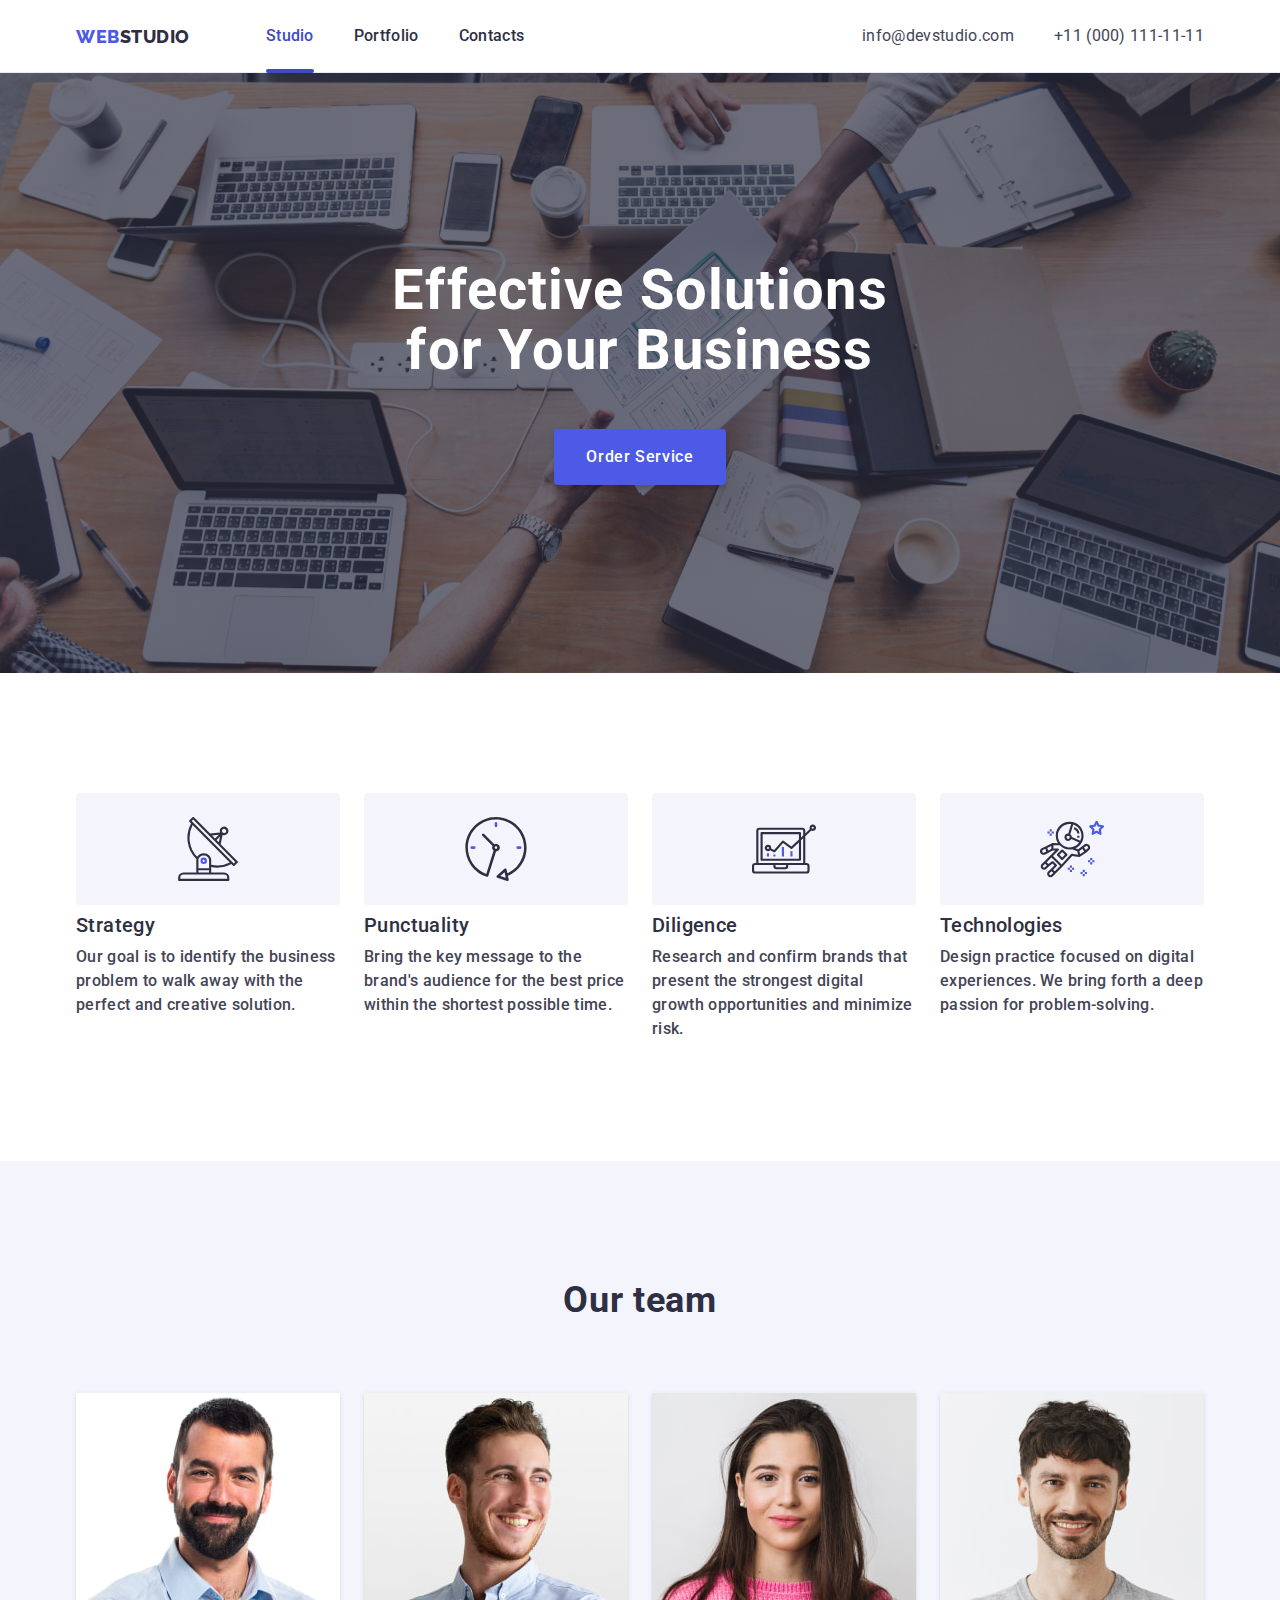
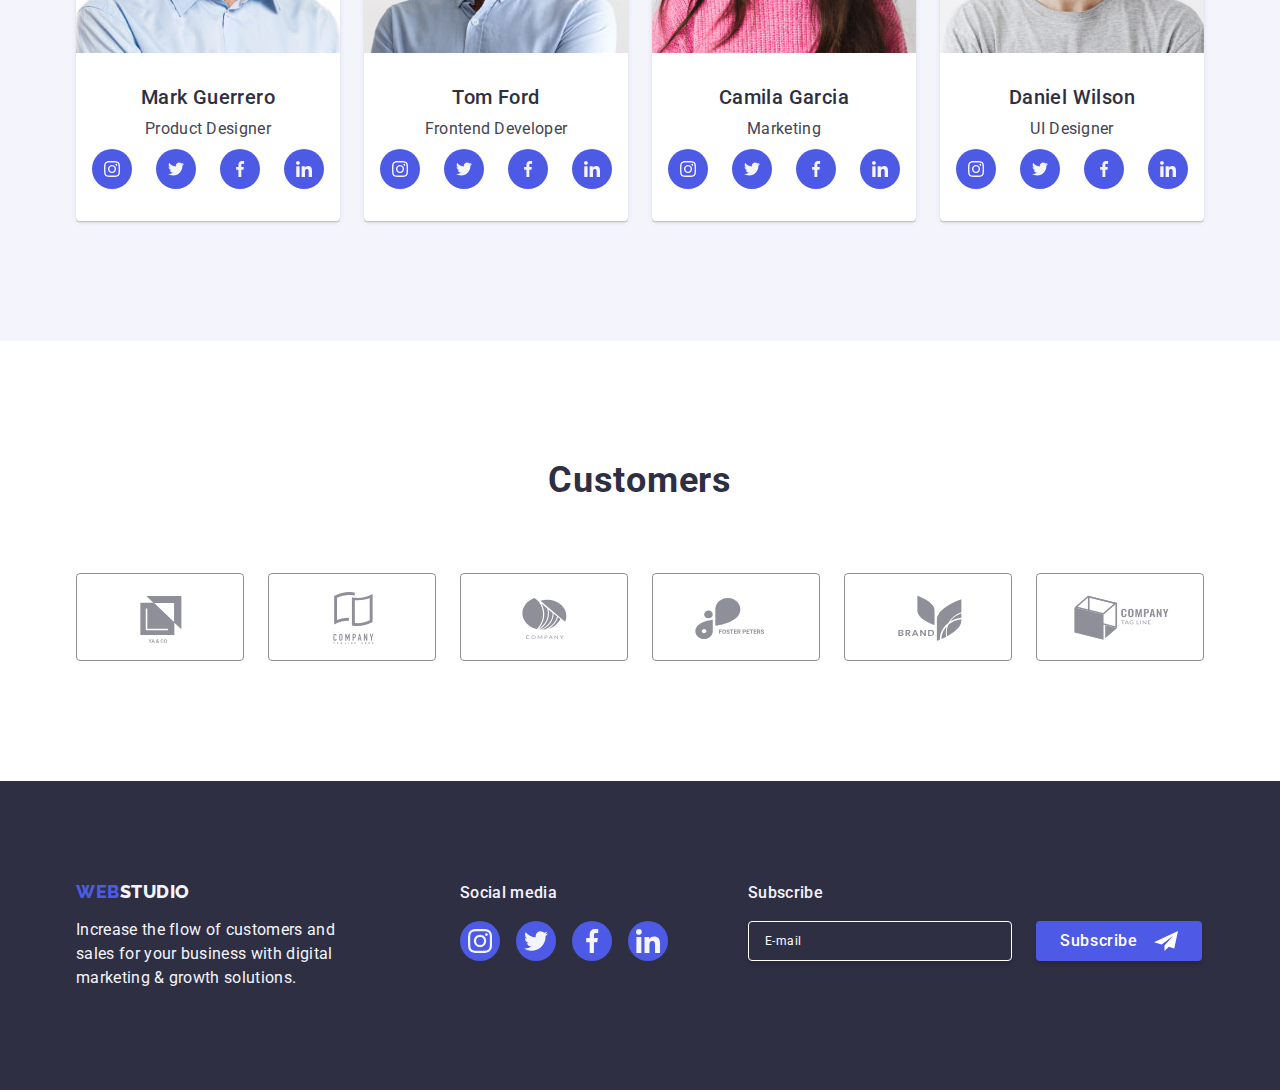
<file: index.html>
<!doctype html>
<html lang="en">
<head>
  <meta charset="UTF-8">
  <meta name="description" content="Effective Solutions for Your Business">
  <meta name="viewport" content="width=device-width, initial-scale=1.0">
  <!--suppress JSUnresolvedLibraryURL -->
  <link
      rel="stylesheet"
      href="https://cdnjs.cloudflare.com/ajax/libs/modern-normalize/2.0.0/modern-normalize.min.css"
      integrity="sha512-4xo8blKMVCiXpTaLzQSLSw3KFOVPWhm/TRtuPVc4WG6kUgjH6J03IBuG7JZPkcWMxJ5huwaBpOpnwYElP/m6wg=="
      crossorigin="anonymous"
      referrerpolicy="no-referrer"
  >
  <link rel="preconnect" href="https://fonts.googleapis.com">
  <link rel="preconnect" href="https://fonts.gstatic.com" crossorigin>
  <link
      href="https://fonts.googleapis.com/css2?family=Raleway:wght@800&family=Roboto:wght@400;500;700;900&display=swap"
      rel="stylesheet"
  >
  <link rel="stylesheet" href="./css/styles.css">
  <title>WebStudio</title>
</head>
<body>
<!--  Header  -->
<header class="header">
  <div class="container">
    <nav class="navigation">
      <a href="./index.html" class="link link-logo">Web<span class="logo-main">Studio</span></a>
      <ul class="list header-list menu-list">
        <li><a class="link menu-link current" href="./index.html">Studio</a></li>
        <li><a class="link menu-link" href="./portfolio.html">Portfolio</a></li>
        <li><a class="link menu-link" href="">Contacts</a></li>
      </ul>
    </nav>

    <address class="address">
      <ul class="list header-list address-list">
        <li><a class="link address-link" href="mailto:info@devstudio.com">info@devstudio.com</a></li>
        <li><a class="link address-link" href="tel:+110001111111">+11 (000) 111-11-11</a></li>
      </ul>
    </address>
    <button
        class="button menu-toggle js-open-menu"
        aria-expanded="false"
        aria-controls="mobile-menu"
    >
      <svg class="header-menu-icon" width="32" height="22">
        <use href="./images/icons.svg#icon-menu"/>
      </svg>
    </button>
  </div>
</header>

<main>
  <!--  Hero section  -->
  <section class="section section-hero" id="hero">
    <div class="container">
      <h1 class="hero-title">Effective Solutions for Your Business</h1>
      <button class="button button-common hero-order-btn" type="button" data-modal-open>Order Service</button>
    </div>
  </section>

  <!--  Advantages section  -->
  <section class="section section-advantages" id="advantages">
    <div class="container">
      <h2 class="visually-hidden">Business Qualities</h2>
      <ul class="list flex-list list-advantages">
        <li class="card-set-item advantage-item">
          <div class="advantage-icon-container">
            <svg class="advantage-icon" width="64" height="64">
              <use href="./images/icons.svg#icon-strategy"/>
            </svg>
          </div>
          <h3 class="advantage-name">Strategy</h3>
          <p class="advantage-description">
            Our goal is to identify the business problem to walk away with the
            perfect and creative solution.
          </p>
        </li>
        <li class="card-set-item advantage-item">
          <div class="advantage-icon-container">
            <svg class="quality_icon" width="64" height="64">
              <use href="./images/icons.svg#icon-punctuality"/>
            </svg>
          </div>
          <h3 class="advantage-name">Punctuality</h3>
          <p class="advantage-description">
            Bring the key message to the brand's audience for the best price
            within the shortest possible time.
          </p>
        </li>
        <li class="card-set-item advantage-item">
          <div class="advantage-icon-container">
            <svg class="quality_icon" width="64" height="64">
              <use href="./images/icons.svg#icon-diligence"/>
            </svg>
          </div>
          <h3 class="advantage-name">Diligence</h3>
          <p class="advantage-description">
            Research and confirm brands that present the strongest digital
            growth opportunities and minimize risk.
          </p>
        </li>
        <li class="card-set-item advantage-item">
          <div class="advantage-icon-container">
            <svg class="quality_icon" width="64" height="64">
              <use href="./images/icons.svg#icon-technologies"/>
            </svg>
          </div>
          <h3 class="advantage-name">Technologies</h3>
          <p class="advantage-description">
            Design practice focused on digital experiences. We bring forth a
            deep passion for problem-solving.
          </p>
        </li>
      </ul>
    </div>
  </section>

  <!--  Platforms section  -->
  <section class="section section-platforms" id="platforms">
    <div class="container">
      <h2 class="section-name">What are we doing</h2>
      <ul class="list flex-list list-platforms">
        <li class="card-set-item platform-instance">
          <img
              srcset="./images/platforms/img_1.jpg 1x, ./images/platforms/img_1@2x.jpg 2x"
              src="./images/platforms/img_1.jpg"
              alt="Monitor"
              width="360"
              height="300"
          >
        </li>
        <li class="card-set-item platform-instance">
          <img
              srcset="./images/platforms/img_2.jpg 1x, ./images/platforms/img_2@2x.jpg 2x"
              src="./images/platforms/img_2.jpg"
              alt="Chat on a smartphone"
              width="360"
              height="300"
          >
        </li>
        <li class="card-set-item platform-instance">
          <img
              srcset="./images/platforms/img_3.jpg 1x, ./images/platforms/img_3@2x.jpg 2x"
              src="./images/platforms/img_3.jpg"
              alt="Smartphone in a hand"
              width="360"
              height="300"
          >
        </li>
      </ul>
    </div>
  </section>

  <!--  Our Team section  -->
  <section class="section section-our-team" id="our-team">
    <div class="container">
      <h2 class="section-name">Our team</h2>
      <ul class="list flex-list team-list">
        <li class="card-set-item team-member-item">
          <img class="project-img"
               srcset="./images/our-team/team_card_1.jpg 1x, ./images/our-team/team_card_1@2x.jpg 2x"
               src="./images/our-team/team_card_1.jpg"
               alt="Mark Guerrero"
               width="264"
          >
          <div class="team-member-container">
            <h3 class="employee-name">Mark Guerrero</h3>
            <p class="team-member-position">Product Designer</p>
            <ul class="list flex-list list-socials">
              <li class="contact">
                <a class="link icon-link link-social" href="./index.html">
                  <svg class="social-icon" width="16" height="16">
                    <use href="./images/icons.svg#icon-instagram"/>
                  </svg>
                </a>
              </li>
              <li class="contact">
                <a class="link icon-link link-social" href="./index.html">
                  <svg class="social-icon" width="16" height="16">
                    <use href="./images/icons.svg#icon-twitter"/>
                  </svg>
                </a>
              </li>
              <li class="contact">
                <a class="link icon-link link-social" href="./index.html">
                  <svg class="social-icon" width="16" height="16">
                    <use href="./images/icons.svg#icon-facebook"/>
                  </svg>
                </a>
              </li>
              <li class="contact">
                <a class="link icon-link link-social" href="./index.html">
                  <svg class="social-icon" width="16" height="16">
                    <use href="./images/icons.svg#icon-linkedin"/>
                  </svg>
                </a>
              </li>
            </ul>
          </div>
        </li>
        <li class="card-set-item team-member-item">
          <img class="project-img"
               srcset="./images/our-team/team_card_2.jpg 1x, ./images/our-team/team_card_2@2x.jpg 2x"
               src="./images/our-team/team_card_2.jpg"
               alt="Tom Ford"
               width="264"
          >
          <div class="team-member-container">
            <h3 class="employee-name">Tom Ford</h3>
            <p class="team-member-position">Frontend Developer</p>
            <ul class="list flex-list list-socials">
              <li class="contact">
                <a class="link icon-link link-social" href="./index.html">
                  <svg class="social-icon" width="16" height="16">
                    <use href="./images/icons.svg#icon-instagram"/>
                  </svg>
                </a>
              </li>
              <li class="contact">
                <a class="link icon-link link-social" href="./index.html">
                  <svg class="social-icon" width="16" height="16">
                    <use href="./images/icons.svg#icon-twitter"/>
                  </svg>
                </a>
              </li>
              <li class="contact">
                <a class="link icon-link link-social" href="./index.html">
                  <svg class="social-icon" width="16" height="16">
                    <use href="./images/icons.svg#icon-facebook"/>
                  </svg>
                </a>
              </li>
              <li class="contact">
                <a class="link icon-link link-social" href="./index.html">
                  <svg class="social-icon" width="16" height="16">
                    <use href="./images/icons.svg#icon-linkedin"/>
                  </svg>
                </a>
              </li>
            </ul>
          </div>
        </li>
        <li class="card-set-item team-member-item">
          <img class="project-img"
               srcset="./images/our-team/team_card_3.jpg 1x, ./images/our-team/team_card_3@2x.jpg 2x"
               src="./images/our-team/team_card_3.jpg"
               alt="Camila Garcia"
               width="264"
          >
          <div class="team-member-container">
            <h3 class="employee-name">Camila Garcia</h3>
            <p class="team-member-position">Marketing</p>
            <ul class="list flex-list list-socials">
              <li class="contact">
                <a class="link icon-link link-social" href="./index.html">
                  <svg class="social-icon" width="16" height="16">
                    <use href="./images/icons.svg#icon-instagram"/>
                  </svg>
                </a>
              </li>
              <li class="contact">
                <a class="link icon-link link-social" href="./index.html">
                  <svg class="social-icon" width="16" height="16">
                    <use href="./images/icons.svg#icon-twitter"/>
                  </svg>
                </a>
              </li>
              <li class="contact">
                <a class="link icon-link link-social" href="./index.html">
                  <svg class="social-icon" width="16" height="16">
                    <use href="./images/icons.svg#icon-facebook"/>
                  </svg>
                </a>
              </li>
              <li class="contact">
                <a class="link icon-link link-social" href="./index.html">
                  <svg class="social-icon" width="16" height="16">
                    <use href="./images/icons.svg#icon-linkedin"/>
                  </svg>
                </a>
              </li>
            </ul>
          </div>
        </li>
        <li class="card-set-item team-member-item">
          <img class="project-img"
               srcset="./images/our-team/team_card_4.jpg 1x, ./images/our-team/team_card_4@2x.jpg 2x"
               src="./images/our-team/team_card_4.jpg"
               alt="Daniel Wilson"
               width="264"
          >
          <div class="team-member-container">
            <h3 class="employee-name">Daniel Wilson</h3>
            <p class="team-member-position">UI Designer</p>
            <ul class="list flex-list list-socials">
              <li class="contact">
                <a class="link icon-link link-social" href="./index.html">
                  <svg class="social-icon" width="16" height="16">
                    <use href="./images/icons.svg#icon-instagram"/>
                  </svg>
                </a>
              </li>
              <li class="contact">
                <a class="link icon-link link-social" href="./index.html">
                  <svg class="social-icon" width="16" height="16">
                    <use href="./images/icons.svg#icon-twitter"/>
                  </svg>
                </a>
              </li>
              <li class="contact">
                <a class="link icon-link link-social" href="./index.html">
                  <svg class="social-icon" width="16" height="16">
                    <use href="./images/icons.svg#icon-facebook"/>
                  </svg>
                </a>
              </li>
              <li class="contact">
                <a class="link icon-link link-social" href="./index.html">
                  <svg class="social-icon" width="16" height="16">
                    <use href="./images/icons.svg#icon-linkedin"/>
                  </svg>
                </a>
              </li>
            </ul>
          </div>
        </li>
      </ul>
    </div>
  </section>

  <!--  Customers section  -->
  <section class="section section-customers" id="customers">
    <div class="container">
      <h2 class="section-name">Customers</h2>
      <ul class="list flex-list list-customers">
        <li class="card-set-item customer-item">
          <a class="link icon-link customer-link" href="./index.html">
            <svg class="customer-icon" width="104" height="56">
              <use href="./images/icons.svg#icon-logo_1"/>
            </svg>
          </a>
        </li>
        <li class="card-set-item customer-item">
          <a class="link icon-link customer-link" href="./index.html">
            <svg class="customer-icon" width="104" height="56">
              <use href="./images/icons.svg#icon-logo_2"/>
            </svg>
          </a>
        </li>
        <li class="card-set-item customer-item">
          <a class="link icon-link customer-link" href="./index.html">
            <svg class="customer-icon" width="104" height="56">
              <use href="./images/icons.svg#icon-logo_3"/>
            </svg>
          </a>
        </li>
        <li class="card-set-item customer-item">
          <a class="link icon-link customer-link" href="./index.html">
            <svg class="customer-icon" width="104" height="56">
              <use href="./images/icons.svg#icon-logo_4"/>
            </svg>
          </a>
        </li>
        <li class="card-set-item customer-item">
          <a class="link icon-link customer-link" href="./index.html">
            <svg class="customer-icon" width="104" height="56">
              <use href="./images/icons.svg#icon-logo_5"/>
            </svg>
          </a>
        </li>
        <li class="card-set-item customer-item">
          <a class="link icon-link customer-link" href="./index.html">
            <svg class="customer-icon" width="104" height="56">
              <use href="./images/icons.svg#icon-logo_6"/>
            </svg>
          </a>
        </li>
      </ul>
    </div>
  </section>
</main>

<!--  Footer  -->
<footer class="footer">
  <div class="container">
    <div class="footer-block container-motivation">
      <a href="./index.html" class="link link-logo">Web<span class="logo-main">Studio</span></a>
      <p class="motivation-text">
        Increase the flow of customers and sales for your business with digital
        marketing & growth solutions.
      </p>
    </div>
    <div class="footer-block container-social">
      <p class="social-media-header">Social media</p>
      <ul class="list flex-list socials-list">
        <li class="contact">
          <a class="link icon-link link-social" href="./index.html">
            <svg class="social-icon" width="24" height="24">
              <use href="./images/icons.svg#icon-instagram"/>
            </svg>
          </a>
        </li>
        <li class="contact">
          <a class="link icon-link link-social" href="./index.html">
            <svg class="social-icon" width="24" height="24">
              <use href="./images/icons.svg#icon-twitter"/>
            </svg>
          </a>
        </li>
        <li class="contact">
          <a class="link icon-link link-social" href="./index.html">
            <svg class="social-icon" width="24" height="24">
              <use href="./images/icons.svg#icon-facebook"/>
            </svg>
          </a>
        </li>
        <li class="contact">
          <a class="link icon-link link-social" href="./index.html">
            <svg class="social-icon" width="24" height="24">
              <use href="./images/icons.svg#icon-linkedin"/>
            </svg>
          </a>
        </li>
      </ul>
    </div>
    <div class="footer-block container-subscribe-form">
      <p class="subscribe-header">Subscribe</p>
      <form class="footer-subscribe-form">
        <label class="footer-email-label" for="e-mail">
          <input class="footer-email-input" type="email" name="mail" id="e-mail" placeholder="E-mail" required>
        </label>
        <button class="button button-common footer-subscribe-btn" type="submit">
          Subscribe
          <svg class="footer-subscribe-icon" width="24" height="24">
            <use href="./images/icons.svg#icon-send"/>
          </svg>
        </button>
      </form>
    </div>
  </div>
</footer>

<!--  Modal  -->

<!--  Form Order Service -->
<div class="backdrop is-hidden" data-modal>
  <div class="modal">
    <button class="button close-btn modal-btn-close" type="button" data-modal-close>
      <svg class="close-icon" width="8" height="8">
        <use href="./images/icons.svg#icon-close"/>
      </svg>
    </button>
    <p class="modal-header-text">Leave your contacts and we will call you back</p>
    <form class="modal-form">
      <div class="modal-field">
        <label class="modal-text modal-label" for="user-name">Name</label>
        <div class="modal-input-container">
          <input type="text" class="modal-text modal-input" name="user-name" id="user-name" required>
          <svg class="modal-input-icon" width="18" height="24">
            <use href="./images/icons.svg#icon-user"/>
          </svg>
        </div>
      </div>
      <div class="modal-field">
        <label class="modal-text modal-label" for="phone">Phone</label>
        <div class="modal-input-container">
          <input type="tel" class="modal-text modal-input" name="phone" id="phone" required>
          <svg class="modal-input-icon" width="18" height="24">
            <use href="./images/icons.svg#icon-phone"/>
          </svg>
        </div>
      </div>
      <div class="modal-field">
        <label class="modal-text modal-label" for="email">Email</label>
        <div class="modal-input-container">
          <input type="email" class="modal-text modal-input" name="email" id="email">
          <svg class="modal-input-icon" width="18" height="24">
            <use href="./images/icons.svg#icon-email"/>
          </svg>
        </div>
      </div>
      <div class="modal-field comment-field">
        <label class="modal-text modal-label" for="user-comment">Comment</label>
        <textarea class="modal-text modal-input modal-comment"
                  name="user-comment" id="user-comment"
                  placeholder="Text input"></textarea>
      </div>
      <div class="modal-checkbox-field">
        <input
            class="modal-real-checkbox visually-hidden" type="checkbox"
            name="user-privacy" id="user-privacy" value="true" required>
        <label class="modal-text modal-checkbox-label" for="user-privacy">
          <span class="modal-checkbox">
            <svg class="modal-checkbox-icon" width="10" height="8">
              <use href="./images/icons.svg#icon-check"/>
            </svg>
          </span>
          I accept the terms and conditions of the
          <a class="modal-text modal-link-policy" href="./index.html" target="_blank" rel="noopener noreferrer">Privacy Policy</a>
        </label>
      </div>
      <button class="button button-common modal-btn-send" type="submit">Send</button>
    </form>
  </div>
</div>

<!--  Mobile Menu  -->
<div class="menu-container js-menu-container" id="mobile-menu">
  <button class="button close-btn mobile-menu-close js-close-menu">
    <svg class="close-icon" width="8" height="8">
      <use href="./images/icons.svg#icon-close"/>
    </svg>
  </button>

  <nav class="navigation">
    <ul class="list header-list list-menu">
      <li><a class="link menu-link current" href="./index.html">Studio</a></li>
      <li><a class="link menu-link" href="./portfolio.html">Portfolio</a></li>
      <li><a class="link menu-link" href="">Contacts</a></li>
    </ul>
  </nav>

  <address class="address">
    <ul class="list header-list address-list">
      <li><a class="link address-link phone-text" href="tel:+110001111111">+11 (000) 111-11-11</a></li>
      <li><a class="link address-link email" href="mailto:info@devstudio.com">info@devstudio.com</a></li>
    </ul>
    <ul class="list flex-list socials-list">
      <li class="contact">
        <a class="link icon-link link-social" href="./index.html">
          <svg class="social-icon" width="24" height="24">
            <use href="./images/icons.svg#icon-instagram"/>
          </svg>
        </a>
      </li>
      <li class="contact">
        <a class="link icon-link link-social" href="./index.html">
          <svg class="social-icon" width="24" height="24">
            <use href="./images/icons.svg#icon-twitter"/>
          </svg>
        </a>
      </li>
      <li class="contact">
        <a class="link icon-link link-social" href="./index.html">
          <svg class="social-icon" width="24" height="24">
            <use href="./images/icons.svg#icon-facebook"/>
          </svg>
        </a>
      </li>
      <li class="contact">
        <a class="link icon-link link-social" href="./index.html">
          <svg class="social-icon" width="24" height="24">
            <use href="./images/icons.svg#icon-linkedin"/>
          </svg>
        </a>
      </li>
    </ul>
  </address>
</div>

<script src="./js/modal.js"></script>
<script defer src="js/mobile-menu.js"></script>

</body>
</html>
</file>
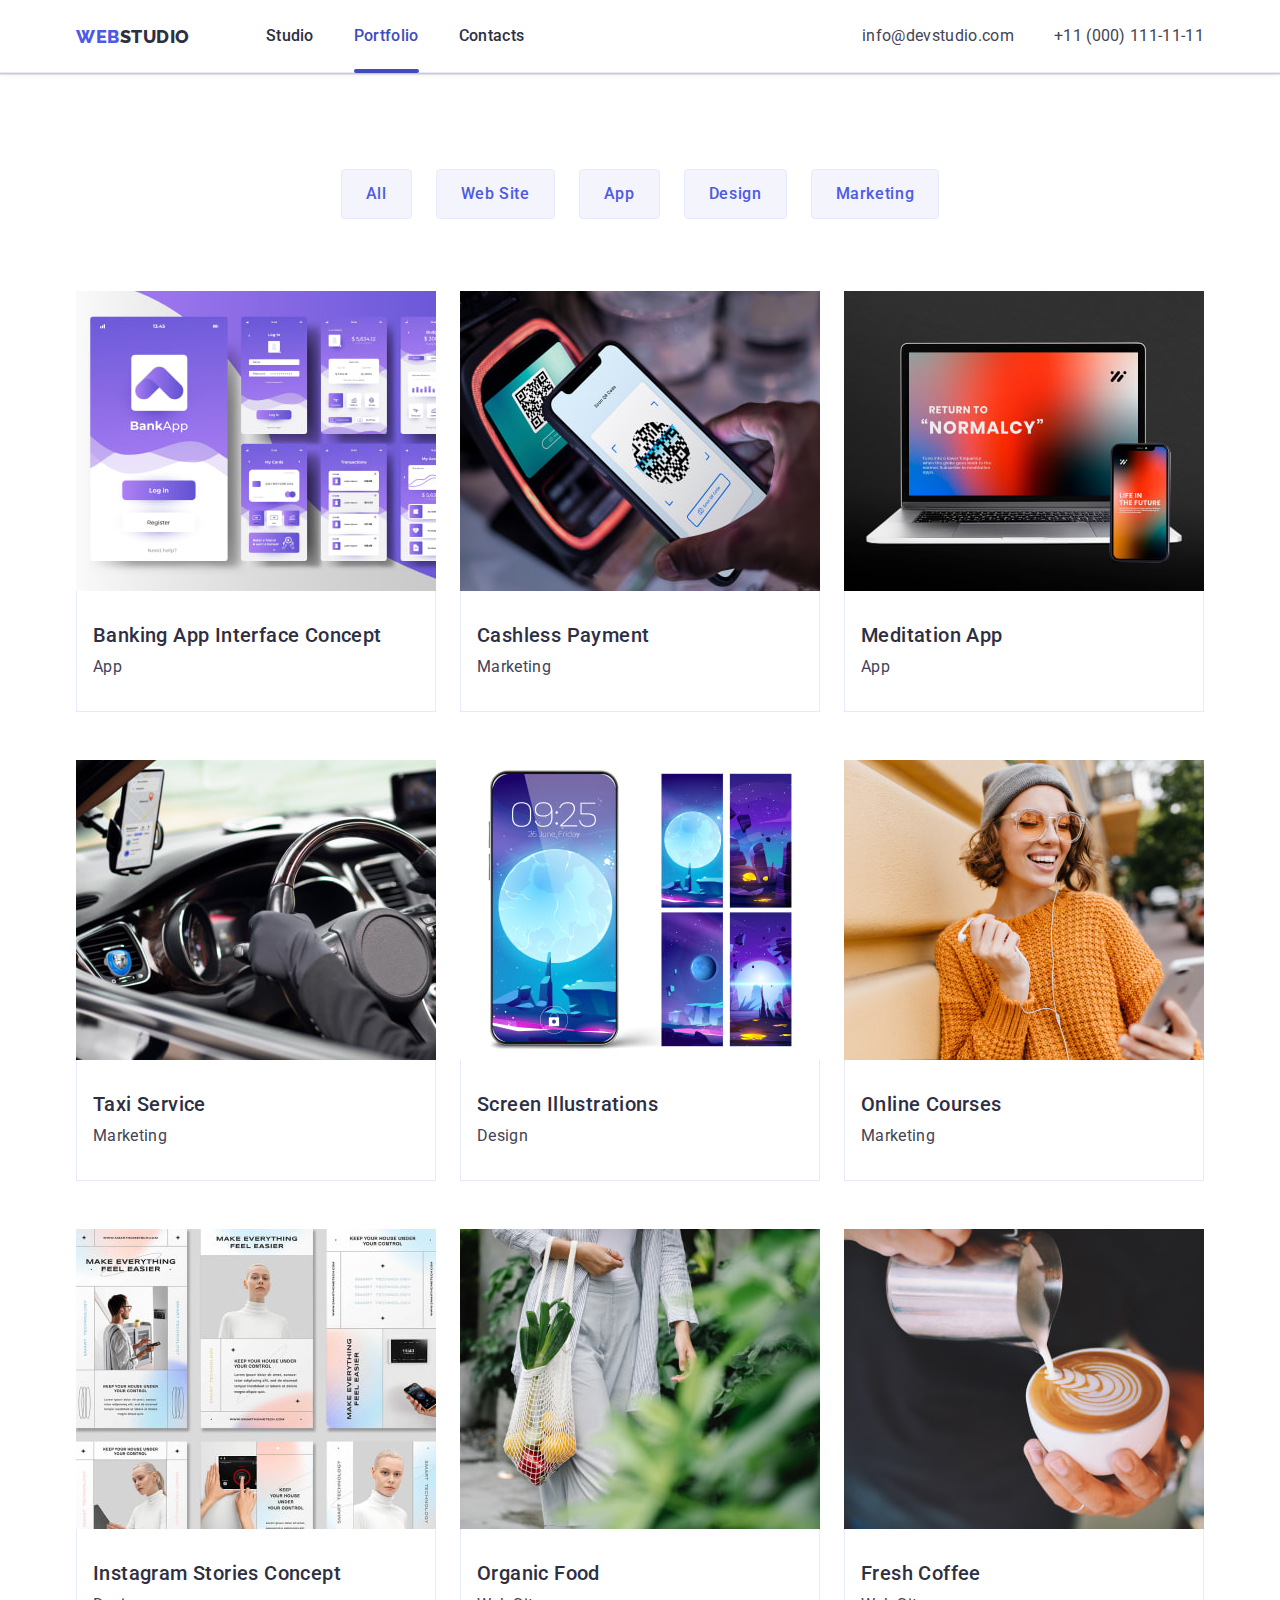
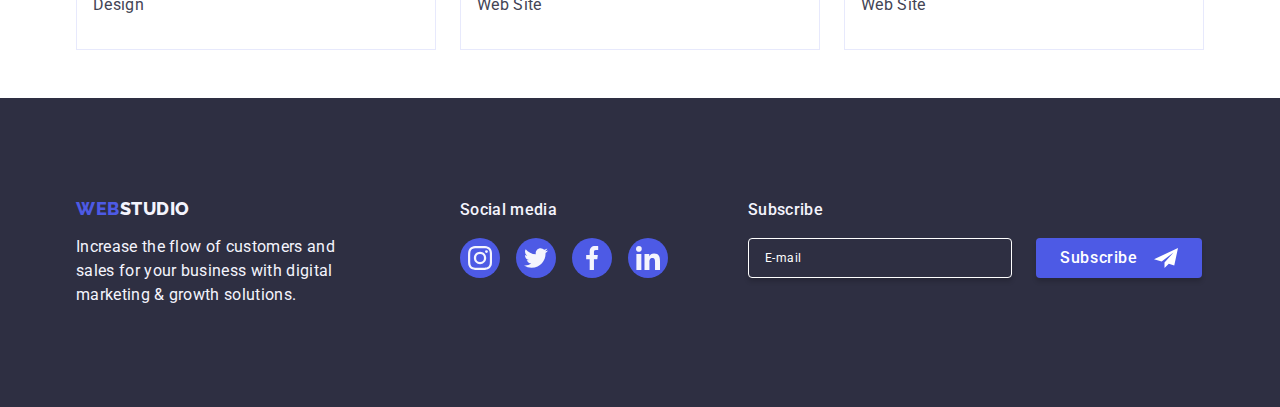
<file: portfolio.html>
<!doctype html>
<html lang="en">
<head>
  <meta charset="UTF-8">
  <meta name="description" content="Effective Solutions for Your Business">
  <meta name="viewport" content="width=device-width, initial-scale=1.0" >
  <!--suppress JSUnresolvedLibraryURL -->
  <link
      rel="stylesheet"
      href="https://cdnjs.cloudflare.com/ajax/libs/modern-normalize/2.0.0/modern-normalize.min.css"
      integrity="sha512-4xo8blKMVCiXpTaLzQSLSw3KFOVPWhm/TRtuPVc4WG6kUgjH6J03IBuG7JZPkcWMxJ5huwaBpOpnwYElP/m6wg=="
      crossorigin="anonymous"
      referrerpolicy="no-referrer"
  >
  <link rel="preconnect" href="https://fonts.googleapis.com">
  <link rel="preconnect" href="https://fonts.gstatic.com" crossorigin>
  <link
      href="https://fonts.googleapis.com/css2?family=Raleway:wght@800&family=Roboto:wght@400;500;700;900&display=swap"
      rel="stylesheet"
  >
  <link rel="stylesheet" href="./css/styles.css">
  <title>Portfolio</title>
</head>
<body>
<!--  Header  -->
<header class="header">
  <div class="container">
    <nav class="navigation">
      <a href="./index.html" class="link link-logo">Web<span class="logo-main">Studio</span></a>
      <ul class="list header-list menu-list">
        <li><a class="link menu-link" href="./index.html">Studio</a></li>
        <li><a class="link menu-link current" href="./portfolio.html">Portfolio</a></li>
        <li><a class="link menu-link" href="">Contacts</a></li>
      </ul>
    </nav>

    <address class="address">
      <ul class="list header-list address-list">
        <li><a class="link address-link" href="mailto:info@devstudio.com">info@devstudio.com</a></li>
        <li><a class="link address-link" href="tel:+110001111111">+11 (000) 111-11-11</a></li>
      </ul>
    </address>
    <button
        class="button menu-toggle js-open-menu"
        aria-expanded="false"
        aria-controls="mobile-menu"
    >
      <svg class="header-menu-icon" width="32" height="22">
        <use href="./images/icons.svg#icon-menu"/>
      </svg>
    </button>
  </div>
</header>

<main>
<!--  Our Projects section  -->
  <section class="section section-our-projects" id="our-projects">
    <div class="container">
      <h1 class="visually-hidden">Our projects</h1>
      <ul class="list flex-list filters-list">
        <li>
          <button class="button filter-btn" type="button">All</button>
        </li>
        <li>
          <button class="button filter-btn" type="button">Web Site</button>
        </li>
        <li>
          <button class="button filter-btn" type="button">App</button>
        </li>
        <li>
          <button class="button filter-btn" type="button">Design</button>
        </li>
        <li>
          <button class="button filter-btn" type="button">Marketing</button>
        </li>
      </ul>
      <ul class="list flex-list projects-list">
        <li class="card-set-item project-instance">
          <a class="link project-link" href="">
            <div class="container-project-img">
              <img class="project-img"
                   srcset="./images/our-projects/project_card_1.jpg 1x, ./images/our-projects/project_card_1@2x.jpg 2x"
                   src="./images/our-projects/project_card_1.jpg"
                   alt="Banking app views"
                   width="360"
              >
              <p class="overlay project-description">
                14 Stylish and User-Friendly App Design Concepts · Task Manager App · Calorie Tracker App · Exotic Fruit
                Ecommerce App · Cloud Storage App
              </p>
            </div>
            <div class="container-project-info">
              <h2 class="project-name">Banking App Interface Concept</h2>
              <p class="project-type">App</p>
            </div>
          </a>
        </li>
        <li class="card-set-item project-instance">
          <a class="link project-link" href="">
            <div class="container-project-img">
              <img class="project-img"
                   srcset="./images/our-projects/project_card_2.jpg 1x, ./images/our-projects/project_card_2@2x.jpg 2x"
                   src="./images/our-projects/project_card_2.jpg"
                   alt="Process of payment with phone"
                   width="360"
              >
              <p class="overlay project-description">
                14 Stylish and User-Friendly App Design Concepts · Task Manager App · Calorie Tracker App · Exotic
                Fruit Ecommerce App · Cloud Storage App
              </p>
            </div>
            <div class="container-project-info">
              <h2 class="project-name">Cashless Payment</h2>
              <p class="project-type">Marketing</p>
            </div>
          </a>
        </li>
        <li class="card-set-item project-instance">
          <a class="link project-link" href="">
            <div class="container-project-img">
              <img class="project-img"
                   srcset="./images/our-projects/project_card_3.jpg 1x, ./images/our-projects/project_card_3@2x.jpg 2x"
                   src="./images/our-projects/project_card_3.jpg"
                   alt="Laptop and phone with text 'Return to Normalcy'"
                   width="360"
              >
              <p class="overlay project-description">
                14 Stylish and User-Friendly App Design Concepts · Task Manager App · Calorie Tracker App · Exotic Fruit
                Ecommerce App · Cloud Storage App
              </p>
            </div>
            <div class="container-project-info">
              <h2 class="project-name">Meditation App</h2>
              <p class="project-type">App</p>
            </div>
          </a>
        </li>
        <li class="card-set-item project-instance">
          <a class="link project-link" href="">
            <div class="container-project-img">
              <img class="project-img"
                   srcset="./images/our-projects/project_card_4.jpg 1x, ./images/our-projects/project_card_4@2x.jpg 2x"
                   src="./images/our-projects/project_card_4.jpg"
                   alt="Сar steering wheel with driver's hands on it"
                   width="360"
              >
              <p class="overlay project-description">
                14 Stylish and User-Friendly App Design Concepts · Task Manager App · Calorie Tracker App · Exotic Fruit
                Ecommerce App · Cloud Storage App
              </p>
            </div>
            <div class="container-project-info">
              <h2 class="project-name">Taxi Service</h2>
              <p class="project-type">Marketing</p>
            </div>
          </a>
        </li>
        <li class="card-set-item project-instance">
          <a class="link project-link" href="">
            <div class="container-project-img">
              <img class="project-img"
                   srcset="./images/our-projects/project_card_5.jpg 1x, ./images/our-projects/project_card_5@2x.jpg 2x"
                   src="./images/our-projects/project_card_5.jpg"
                   alt="Colorful screen illustrations"
                   width="360"
              >
              <p class="overlay project-description">
                14 Stylish and User-Friendly App Design Concepts · Task Manager App · Calorie Tracker App · Exotic Fruit
                Ecommerce App · Cloud Storage App
              </p>
            </div>
            <div class="container-project-info">
              <h2 class="project-name">Screen Illustrations</h2>
              <p class="project-type">Design</p>
            </div>
          </a>
        </li>
        <li class="card-set-item project-instance">
          <a class="link project-link" href="">
            <div class="container-project-img">
              <img class="project-img"
                   srcset="./images/our-projects/project_card_6.jpg 1x, ./images/our-projects/project_card_6@2x.jpg 2x"
                   src="./images/our-projects/project_card_6.jpg"
                   alt="Smiling Girl listen to something on her phone"
                   width="360"
              >
              <p class="overlay project-description">
                14 Stylish and User-Friendly App Design Concepts · Task Manager App · Calorie Tracker App · Exotic Fruit
                Ecommerce App · Cloud Storage App
              </p>
            </div>
            <div class="container-project-info">
              <h2 class="project-name">Online Courses</h2>
              <p class="project-type">Marketing</p>
            </div>
          </a>
        </li>
        <li class="card-set-item project-instance">
          <a class="link project-link" href="">
            <div class="container-project-img">
              <img class="project-img"
                   srcset="./images/our-projects/project_card_7.jpg 1x, ./images/our-projects/project_card_7@2x.jpg 2x"
                   src="./images/our-projects/project_card_7.jpg"
                   alt="Instagram concept variants"
                   width="360"
              >
              <p class="overlay project-description">
                14 Stylish and User-Friendly App Design Concepts · Task Manager App · Calorie Tracker App · Exotic Fruit
                Ecommerce App · Cloud Storage App
              </p>
            </div>
            <div class="container-project-info">
              <h2 class="project-name">Instagram Stories Concept</h2>
              <p class="project-type">Design</p>
            </div>
          </a>
        </li>
        <li class="card-set-item project-instance">
          <a class="link project-link" href="">
            <div class="container-project-img">
              <img class="project-img"
                   srcset="./images/our-projects/project_card_8.jpg 1x, ./images/our-projects/project_card_8@2x.jpg 2x"
                   src="./images/our-projects/project_card_8.jpg"
                   alt="Woman with a bag of fresh fruits and vegetables"
                   width="360"
              >
              <p class="overlay project-description">
                14 Stylish and User-Friendly App Design Concepts · Task Manager App · Calorie Tracker App · Exotic Fruit
                Ecommerce App · Cloud Storage App
              </p>
            </div>
            <div class="container-project-info">
              <h2 class="project-name">Organic Food</h2>
              <p class="project-type">Web Site</p>
            </div>
          </a>
        </li>
        <li class="card-set-item project-instance">
          <a class="link project-link" href="">
            <div class="container-project-img">
              <img class="project-img"
                   srcset="./images/our-projects/project_card_9.jpg 1x, ./images/our-projects/project_card_9@2x.jpg 2x"
                   src="./images/our-projects/project_card_9.jpg"
                   alt="A cap of coffee with milk drawing"
                   width="360"
              >
              <p class="overlay project-description">
                14 Stylish and User-Friendly App Design Concepts · Task Manager App · Calorie Tracker App · Exotic Fruit
                Ecommerce App · Cloud Storage App
              </p>
            </div>
            <div class="container-project-info">
              <h2 class="project-name">Fresh Coffee</h2>
              <p class="project-type">Web Site</p>
            </div>
          </a>
        </li>
      </ul>
    </div>
  </section>
</main>

<!--  Footer  -->
<footer class="footer">
  <div class="container">
    <div class="footer-block container-motivation">
      <a href="./index.html" class="link link-logo">Web<span class="logo-main">Studio</span></a>
      <p class="motivation-text">
        Increase the flow of customers and sales for your business with digital
        marketing & growth solutions.
      </p>
    </div>
    <div class="footer-block container-social">
      <p class="social-media-header">Social media</p>
      <ul class="list flex-list socials-list">
        <li class="contact">
          <a class="link icon-link link-social" href="./index.html">
            <svg class="social-icon" width="24" height="24">
              <use href="./images/icons.svg#icon-instagram"/>
            </svg>
          </a>
        </li>
        <li class="contact">
          <a class="link icon-link link-social" href="./index.html">
            <svg class="social-icon" width="24" height="24">
              <use href="./images/icons.svg#icon-twitter"/>
            </svg>
          </a>
        </li>
        <li class="contact">
          <a class="link icon-link link-social" href="./index.html">
            <svg class="social-icon" width="24" height="24">
              <use href="./images/icons.svg#icon-facebook"/>
            </svg>
          </a>
        </li>
        <li class="contact">
          <a class="link icon-link link-social" href="./index.html">
            <svg class="social-icon" width="24" height="24">
              <use href="./images/icons.svg#icon-linkedin"/>
            </svg>
          </a>
        </li>
      </ul>
    </div>
    <div class="footer-block container-subscribe-form">
      <p class="subscribe-header">Subscribe</p>
      <form class="footer-subscribe-form">
        <label class="footer-email-label" for="e-mail">
          <input class="footer-email-input" type="email" name="mail" id="e-mail" placeholder="E-mail" required>
        </label>
        <button class="button button-common footer-subscribe-btn" type="submit">
          Subscribe
          <svg class="footer-subscribe-icon" width="24" height="24">
            <use href="./images/icons.svg#icon-send"/>
          </svg>
        </button>
      </form>
    </div>
  </div>
</footer>

<!--  Mobile Menu  -->
<div class="menu-container js-menu-container" id="mobile-menu">
  <button class="button close-btn mobile-menu-close js-close-menu">
    <svg class="close-icon" width="8" height="8">
      <use href="./images/icons.svg#icon-close"/>
    </svg>
  </button>

  <nav class="navigation">
    <ul class="list header-list list-menu">
      <li><a class="link menu-link" href="./index.html">Studio</a></li>
      <li><a class="link menu-link current" href="./portfolio.html">Portfolio</a></li>
      <li><a class="link menu-link" href="">Contacts</a></li>
    </ul>
  </nav>

  <address class="address">
    <ul class="list header-list address-list">
      <li><a class="link address-link phone-text" href="tel:+110001111111">+11 (000) 111-11-11</a></li>
      <li><a class="link address-link email" href="mailto:info@devstudio.com">info@devstudio.com</a></li>
    </ul>
    <ul class="list flex-list socials-list">
      <li class="contact">
        <a class="link icon-link link-social" href="./index.html">
          <svg class="social-icon" width="24" height="24">
            <use href="./images/icons.svg#icon-instagram"/>
          </svg>
        </a>
      </li>
      <li class="contact">
        <a class="link icon-link link-social" href="./index.html">
          <svg class="social-icon" width="24" height="24">
            <use href="./images/icons.svg#icon-twitter"/>
          </svg>
        </a>
      </li>
      <li class="contact">
        <a class="link icon-link link-social" href="./index.html">
          <svg class="social-icon" width="24" height="24">
            <use href="./images/icons.svg#icon-facebook"/>
          </svg>
        </a>
      </li>
      <li class="contact">
        <a class="link icon-link link-social" href="./index.html">
          <svg class="social-icon" width="24" height="24">
            <use href="./images/icons.svg#icon-linkedin"/>
          </svg>
        </a>
      </li>
    </ul>
  </address>
</div>

<script defer src="js/mobile-menu.js"></script>
</body>
</html>
</file>
<file: css/styles.css>
*,
*::before,
*::after {
    box-sizing: border-box;
}

:root {
    --iris: #4d5ae5;
    --ocean: #404bbf;
    --navy-blue: #2e2f42;
    --green: #31d0aa;
    --slate: #434455;
    --light_slate: #8e8f99;
    --cornflower: #e7e9fc;
    --cloud: #f4f4fd;
    --white: #ffffff;
    --dairy: #fcfcfc;
    --navy-blue-modal: #2e2f4266;
    --grey: #2e2f42b2;

    --color-primary-brand: var(--iris);
    --color-pressed-state: var(--ocean);
    --color-text-dark: var(--navy-blue);
    --color-text-light: var(--white);
    --color-logo-text-dark: var(--navy-blue);
    --color-logo-text-light: var(--cloud);
    --color-description-text: var(--cloud);
    --color-success: var(--green);
    --color-text: var(--slate);
    --color-subtle-text: var(--light_slate);
    --color-accent: var(--cornflower);
    --color-light: var(--cloud);
    --color-hero-background: var(--grey);
    --color-white-background: var(--white);
    --color-dark-background: var(--navy-blue);
    --color-modal-background: var(--dairy);
    --color-modal-overlay: var(--navy-blue-modal);
    --color-modal-border: var(--navy-blue-modal);

    --font-main: "Roboto", sans-serif;
    --font-logo: "Raleway", sans-serif;

    --indent-col: 24px;
    --indent-row: 72px;
    --items-number: 1;
}

body {
    background-color: var(--color-white-background);
    color: var(--color-text);
    font-family: var(--font-main);
    line-height: 1.5;
    letter-spacing: 0.02em;
    margin: 0;
}

h1, h2, h3, h4, h5, h6, p, ul, ol {
    margin: 0;
    padding: 0;
}

/*
=================================================================
    Reset
=================================================================
*/
img {
    display: block;
    max-width: 100%;
}

input {
    font-family: inherit;
}

fieldset {
    padding: 0;
    margin: 0;
    border: none;
}

.link {
    text-decoration: none;
    color: inherit;
}

.list {
    list-style: none;
}

/*
=================================================================
    General
=================================================================
*/

.visually-hidden {
    position: absolute;
    width: 1px;
    height: 1px;
    margin: -1px;
    border: 0;
    padding: 0;
    white-space: nowrap;
    clip-path: inset(100%);
    clip: rect(0 0 0 0);
    overflow: hidden;
}

.button {
    font-family: inherit;
    line-height: inherit;
    font-size: inherit;
    font-weight: 500;
    letter-spacing: 0.04em;
    border-radius: 4px;
    cursor: pointer;
}

.close-btn {
    position: absolute;
    display: flex;
    width: 24px;
    height: 24px;
    top: 24px;
    right: 24px;
    align-items: center;
    justify-content: center;
    padding: 0;
    border-radius: 50%;

    transition: background-color 250ms cubic-bezier(0.4, 0, 0.2, 1), border 250ms cubic-bezier(0.4, 0, 0.2, 1);
}

.close-icon {
    fill: var(--color-text-dark);

    transition: fill 250ms cubic-bezier(0.4, 0, 0.2, 1);
}

.section {
    padding: 96px 0;
}

@media only screen and (min-width: 1158px) {
    .section {
        padding: 120px 0;
    }
}

.container {
    min-width: 320px;
    max-width: 428px;
    margin: 0 auto;
    padding: 0 16px;
}

@media only screen and (min-width: 768px) {
    .container {
        max-width: 768px;
        padding: 0 16px;
    }
}

@media only screen and (min-width: 1158px) {
    .container {
        max-width: 1158px;
        padding: 0 15px;
    }
}

.flex-list {
    display: flex;
    justify-content: center;
    column-gap: var(--indent-col);
    row-gap: var(--indent-row);
}

.section-name,
.advantage-name,
.menu-container .menu-link {
    color: var(--color-text-dark);
    font-size: 36px;
    font-weight: 700;
    line-height: 1.11;
    letter-spacing: 0.02em;
}

.section-name,
.advantage-name {
    margin-bottom: 72px;
    text-align: center;
}

.list-advantages,
.list-platforms,
.team-list,
.filters-list,
.projects-list,
.list-customers {
    flex-wrap: wrap;
}


.link-logo {
    color: var(--color-primary-brand);
    font-family: var(--font-logo);
    font-size: 18px;
    font-weight: 800;
    letter-spacing: 0.03em;
    text-transform: uppercase;
    line-height: 1.17;
    display: inline-block;
}

.contact {
    width: 40px;
    height: 40px;
}

.link-social {
    background-color: var(--color-primary-brand);
    border-radius: 50%;

    transition-property: background-color;
    transition-duration: 250ms;
    transition-timing-function: cubic-bezier(0.4, 0, 0.2, 1);
}

.social-icon {
    fill: var(--color-light);
}

.button-common {
    display: block;
    background-color: var(--color-primary-brand);
    color: var(--color-text-light);
    border: none;
    border-radius: 4px;
    box-shadow: 0 4px 4px 0 rgba(0, 0, 0, 0.15);
    min-width: 169px;
    padding: 16px 32px;
    margin: 0 auto 0;

    transition: background-color 250ms cubic-bezier(0.4, 0, 0.2, 1);
}

.button-common:hover,
.button-common:focus,
.footer-subscribe-btn:hover,
.footer-subscribe-btn:focus,
.modal-btn-close:hover,
.modal-btn-close:focus,
.link-social:hover,
.link-social:focus {
    background-color: var(--color-pressed-state);
}

.employee-name,
.project-name {
    color: var(--color-text-dark);
    font-size: 20px;
    font-weight: 500;
    line-height: 1.2;
    letter-spacing: 0.02em;
    margin-bottom: 8px
}

.icon-link {
    width: 100%;
    height: 100%;
    display: flex;
    align-items: center;
    justify-content: center;
}

.platform-instance,
.project-instance,
.advantage-item,
.team-member-item {
    --items-number: 1;
}

@media only screen and (min-width: 768px) {
    .platform-instance,
    .project-instance,
    .advantage-item,
    .team-member-item {
        --items-number: 2;
    }
}

@media only screen and (min-width: 1158px) {
    .platform-instance,
    .project-instance {
        --items-number: 3;
    }
}

@media only screen and (min-width: 1158px) {
    .advantage-item,
    .team-member-item {
        --items-number: 4;
    }
}

.card-set-item {
    flex-basis: calc((100% - (var(--items-number) - 1) * var(--indent-col)) / var(--items-number));
}

/*
=================================================================
    Header
=================================================================
*/

.header {
    border-bottom: 1px solid var(--color-accent);
    box-shadow: 0 2px 1px rgba(46, 47, 66, 0.08),
    0 1px 1px rgba(46, 47, 66, 0.16),
    0 1px 6px rgba(46, 47, 66, 0.08);
}

.header .container {
    display: flex;
    align-items: center;
    justify-content: space-between;
}

.header .logo-main {
    color: var(--color-logo-text-dark);
}

.header .link-logo {
    padding-top: 24px;
    padding-bottom: 22px;
}

@media only screen and (min-width: 768px) {
    .header .link-logo {
        margin-right: 120px;
    }
}

@media only screen and (min-width: 1158px) {
    .header .link-logo {
        margin-right: 76px;
    }
}

.navigation {
    display: flex;
    align-items: center;
}

.header-list {
    display: flex;
    gap: 40px;
}

@media only screen and (max-width: 767px) {
    .header .menu-list {
        display: none;
    }
}

@media only screen and (min-width: 768px) and (max-width: 1157px) {
    .address-list {
        flex-direction: column;
        gap: 12px
    }
}

.header .menu-link {
    display: inline-block;
    padding: 24px 0;
    color: var(--color-text-dark);
    font-weight: 500;
    letter-spacing: 0.02em;

    transition: color 250ms cubic-bezier(0.4, 0, 0.2, 1);
}

.address-link:hover,
.address-link:focus,
.header .menu-link:hover,
.header .menu-link:focus {
    color: var(--color-pressed-state);
}

.header .current {
    color: var(--color-pressed-state);
    position: relative;
}

.header .current::after {
    position: absolute;
    width: 100%;
    height: 4px;
    left: 0;
    bottom: -1px;
    background-color: var(--color-pressed-state);
    content: "";
    border-radius: 2px;
}

.header .address {
    font-style: normal;
}

@media only screen and (max-width: 767px) {
    .header .address {
        display: none;
    }
}

@media only screen and (min-width: 768px) and (max-width: 1157px) {
    .header .address {
        font-size: 12px;
        line-height: 1.17;
        letter-spacing: 0.04em;
    }
}

@media only screen and (min-width: 1158px) {
    .header .address {
        letter-spacing: 0.02em;
    }
}

.address-link {
    transition: color 250ms cubic-bezier(0.4, 0, 0.2, 1);
}

.menu-toggle {
    min-height: 32px;
    min-width: 22px;
    display: inline-flex;
    align-items: center;
    justify-content: center;

    margin: 0;
    padding: 0;
    background-color: transparent;
    cursor: pointer;
    border: none;
    outline: none;
}

.header-menu-icon {
    fill: var(--color-text-dark);
}

@media only screen and (min-width: 768px) {
    .menu-toggle {
        display: none;
    }
}

/*
=================================================================
    Hero
=================================================================
*/
.section-hero {
    background-color: var(--color-dark-background);
    background-image: linear-gradient(rgba(46, 47, 66, 0.7), rgba(46, 47, 66, 0.7)), url("../images/hero/people_office.jpg");
    background-position: center;
    background-repeat: no-repeat;
    background-size: cover;
    padding: 112px 0;
    max-width: 1440px;
    margin: 0 auto;
}

@media only screen and (min-resolution: 192dpi) {
    .section-hero {
        background-image: linear-gradient(rgba(46, 47, 66, 0.7), rgba(46, 47, 66, 0.7)), url("../images/hero/people_office@2x.jpg");
    }
}

@media only screen and (min-width: 1158px) {
    .section-hero {
        padding: 188px 0;
    }
}

.hero-title {
    max-width: 320px;
    color: var(--color-text-light);
    font-size: 36px;
    line-height: 1.11;
    text-align: center;
    font-weight: 700;
    letter-spacing: 0.02em;
    margin: 0 auto;
}

@media only screen and (min-width: 768px) {
    .hero-title {
        max-width: 496px;
        font-size: 56px;
        line-height: 1.07;
    }
}

.hero-order-btn {
    margin-top: 72px;
}

@media only screen and (min-width: 768px) {
    .hero-order-btn {
        margin-top: 36px;
    }
}

@media only screen and (min-width: 1158px) {
    .hero-order-btn {
        margin-top: 48px;
    }
}

/*
=================================================================
    Advantages
=================================================================
*/

.advantage-icon-container {
    display: none;
}

@media only screen and (min-width: 1158px) {
    .advantage-icon-container {
        width: 100%;
        height: 100%;
        display: flex;
        align-items: center;
        justify-content: center;
    }
}

.advantage-name {
    margin-bottom: 8px;
}

.advantage-description {
    font-weight: 500;
}

@media only screen and (min-width: 768px) {
    .advantage-name {
        text-align: start;
    }
}

@media only screen and (min-width: 1158px) {
    .advantage-name {
        font-size: 20px;
        font-weight: 500;
        line-height: 1.2;
    }
}

.advantage-icon-container {
    height: 112px;
    border-radius: 4px;
    background: var(--color-light);
    margin-bottom: 8px;
}

/*
=================================================================
    Platforms
=================================================================
*/

.section-platforms {
    display: none;
}

@media only screen and (min-width: 768px) {
    .section-platforms {
        padding-top: 0;
    }
}

/*
=================================================================
    Our Team
=================================================================
*/

.section-our-team {
    background-color: var(--color-light);
}

.team-member-container {
    padding: 32px 0;
}

.team-member-item {
    max-width: 264px;
    background-color: var(--color-white-background);
    border-radius: 0 0 4px 4px;
    box-shadow: 0 2px 1px 0 rgba(46, 47, 66, 0.08),
    0 1px 1px 0 rgba(46, 47, 66, 0.16),
    0 1px 6px 0 rgba(46, 47, 66, 0.08);
}

@media only screen and (min-width: 768px) {
    .team-list {
        --indent-row: 64px;
    }
}

.employee-name {
    text-align: center;
}

.team-member-position {
    text-align: center;
    margin-bottom: 8px;
}

/*
=================================================================
    Customers
=================================================================
*/

.customer-item {
    height: 88px;
    --items-number: 2;
}

@media only screen and (min-width: 768px) {
    .customer-item {
        max-width: 168px;
        --items-number: 3;
    }
}

@media only screen and (min-width: 1158px) {
    .customer-item {
        --items-number: 6;
    }
}

.customer-link {
    border-radius: 4px;
    border: 1px solid var(--color-subtle-text);
    color: var(--color-subtle-text);
    --indent-col: 16px;

    transition: color 250ms cubic-bezier(0.4, 0, 0.2, 1),
    border-color 250ms cubic-bezier(0.4, 0, 0.2, 1);
}

@media only screen and (min-width: 768px) {
    .customer-link {
        --indent-col: 24px;
    }
}

.customer-link:hover,
.customer-link:focus {
    border-color: var(--color-pressed-state);
    color: var(--color-pressed-state)
}

.customer-icon {
    display: block;
    fill: currentColor;
}

/*
=================================================================
    Footer
=================================================================
*/
.footer {
    color: var(--color-light);
    background-color: var(--color-dark-background);
    padding: 96px 0;
}

@media only screen and (min-width: 1158px) {
    .footer {
        padding: 100px 0;
    }
}

.footer .container {
    display: flex;
    flex-direction: column;
    align-items: center;
    gap: 72px;
}

@media only screen and (min-width: 768px) and (max-width: 1157px) {
    .footer .container {
        flex-direction: row;
        flex-wrap: wrap;
        align-items: baseline;
        column-gap: var(--indent-col);
        row-gap: var(--indent-row);
        padding-left: 108px;
    }
}

@media only screen and (min-width: 1158px) {
    .footer .container {
        flex-direction: row;
        align-items: baseline;
        gap: 0;
    }
}

.footer .link-logo,
.social-media-header,
.subscribe-header {
    margin-bottom: 16px;
}

.footer .logo-main {
    color: var(--color-logo-text-light);
}

@media only screen and (max-width: 767px) {
    .container-motivation,
    .container-social,
    .container-subscribe-form {
        display: flex;
        flex-direction: column;
        align-items: center;
    }
}

@media only screen and (min-width: 1154px) {
    .container-motivation {
        margin-right: 120px;
    }

    .container-social {
        margin-right: 80px;
    }
}

.motivation-text {
    max-width: 268px;
}

@media only screen and (min-width: 768px) {
    .motivation-text {
        min-width: 264px;
    }
}

.social-media-header,
.subscribe-header {
    font-weight: 500;
}

.footer .socials-list {
    gap: 16px;
}

.footer .social-icon {
    margin: 8px;
}

.footer .link-social:hover,
.footer .link-social:focus {
    background-color: var(--color-success);
}

.container-subscribe-form {
    width: 100%;
}

.footer-subscribe-form {
    width: 100%;
    display: flex;
    flex-direction: column;
    gap: 16px;
}

@media only screen and (min-width: 768px) {
    .footer-subscribe-form {
        flex-direction: row;
        gap: 24px;
    }
}

.footer-email-label {
    max-width: 100%;
}

input::placeholder {
    color: var(--color-text-light);
}

.footer-email-input {
    width: 100%;
    height: 40px;
    border-radius: 4px;
    border: 1px solid rgba(256, 256, 256, 0.3);
    box-shadow: 0 4px 4px 0 rgba(0, 0, 0, 0.15);
    background-color: transparent;
    padding: 8px 16px;
    color: var(--color-text-light);
    font-size: 12px;
    line-height: 2;
    letter-spacing: 0.04em;
}

@media only screen and (min-width: 768px) {
    .footer-email-input {
        width: 264px;
    }
}

@media only screen and (min-width: 1158px) {
    .footer-email-input {
        border: 1px solid var(--color-text-light);
    }
}

.footer-email-input::placeholder {
    color: rgba(256, 256, 256, 0.6);
}

@media only screen and (min-width: 1158px) {
    .footer-email-input::placeholder {
        color: var(--color-text-light);
    }
}

.footer-email-input:focus-within {
    outline: none;
}

.footer-subscribe-btn {
    height: 40px;
    min-width: 165px;
    display: flex;
    padding: 8px 24px;
    justify-content: center;
    align-items: center;
}

@media only screen and (min-width: 768px) {
    .footer-subscribe-btn {
        margin: 0;
    }
}

.footer-subscribe-icon {
    margin-left: 16px;
    fill: currentColor;
}

/*
=================================================================
    Modal
=================================================================
*/

.backdrop {
    position: fixed;
    display: flex;
    background: var(--color-modal-overlay);
    width: 100%;
    height: 100%;
    top: 0;
    left: 0;

    transition: opacity 250ms cubic-bezier(0.4, 0, 0.2, 1), visibility 250ms cubic-bezier(0.4, 0, 0.2, 1);
}

.modal {
    position: absolute;
    top: 50%;
    left: 50%;
    transform: translate(-50%, -50%) scale(1);
    padding: 72px 24px 24px;
    width: calc(100% - 20px);
    max-width: 408px;
    min-height: 584px;
    border-radius: 4px;
    background: var(--color-modal-background);
    box-shadow: 0 2px 1px 0 rgba(0, 0, 0, 0.20),
    0 1px 3px 0 rgba(0, 0, 0, 0.12),
    0 1px 1px 0 rgba(0, 0, 0, 0.14);

    transition: transform 250ms cubic-bezier(0.4, 0, 0.2, 1);
}

.is-hidden {
    visibility: hidden;
    opacity: 0;
    pointer-events: none;
}

.is-hidden .modal {
    transform: scale(0);
}

.modal-header-text {
    font-weight: 500;
    text-align: center;
    margin-bottom: 16px;
    color: var(--color-text-dark);
}

.modal-field {
    margin-bottom: 8px;
}

.comment-field {
    margin-bottom: 16px;
}

.modal-text {
    font-size: 12px;
    letter-spacing: 0.04em;
    line-height: 1.17;
    color: var(--color-subtle-text);
}

.modal-label {
    display: block;
    margin-bottom: 4px;
}

.modal-input-container {
    position: relative;
}

.modal-input {
    width: 100%;
    height: 40px;
    border-radius: 4px;
    border: 1px solid var(--color-modal-border);
    padding-left: 38px;
    background-color: transparent;
    outline: transparent;
    color: var(--color-text-dark);

    transition: border-color 250ms cubic-bezier(0.4, 0, 0.2, 1);
}

.modal-comment {
    height: 120px;
    resize: none;
    padding: 8px 16px;
    color: var(--navy-blue-modal);
}

.modal-input:focus-within,
.modal-comment:focus-within {
    border-color: var(--color-primary-brand);
}

.modal-input-icon {
    position: absolute;
    top: 50%;
    left: 16px;
    transform: translateY(-50%);
    fill: var(--color-text);

    transition: fill 250ms cubic-bezier(0.4, 0, 0.2, 1);
}

.modal-input-container:focus-within .modal-input-icon {
    fill: var(--color-primary-brand);
}

.modal-checkbox-label {
    display: block;
}

.modal-checkbox-field {
    margin-bottom: 24px;
}

.modal-container-check {
    display: flex;
    flex-direction: row;
    align-items: center;
}

.modal-checkbox {
    width: 16px;
    height: 16px;
    display: inline-flex;
    justify-content: center;
    align-items: center;
    border: 1px solid var(--color-modal-border);
    border-radius: 2px;
    fill: transparent;
    margin-right: 6px;

    transition: background-color 250ms cubic-bezier(0.4, 0, 0.2, 1),
    border 250ms cubic-bezier(0.4, 0, 0.2, 1),
    fill 250ms cubic-bezier(0.4, 0, 0.2, 1);
}

.modal-real-checkbox:checked + .modal-checkbox-label .modal-checkbox {
    background-color: var(--color-pressed-state);
    border: none;
    fill: var(--color-light);
}

.modal-link-policy {
    color: var(--color-primary-brand);
}

.modal-btn-send {
    display: block;
    height: 56px;
}

.close-icon {
    fill: var(--color-text-dark);

    transition: fill 250ms cubic-bezier(0.4, 0, 0.2, 1);
}

.modal-btn-close {
    border: 1px solid rgba(0, 0, 0, 0.10);
    background-color: var(--color-accent);
}

.modal-btn-close:hover,
.modal-btn-close:focus {
    border: none;
}

.modal-btn-close:hover .close-icon,
.modal-btn-close:focus .close-icon {
    fill: var(--color-text-light);
}

/*
=================================================================
    Mobile Menu
=================================================================
*/

.menu-container {
    position: fixed;
    display: flex;
    flex-direction: column;
    justify-content: space-between;
    top: 0;
    left: 0;
    width: 100vw;
    height: 100vh;
    background-color: var(--color-modal-background);
    z-index: 999;
    padding: 80px 0 40px 40px;

    transform: translateX(100%);
    transition: transform 250ms cubic-bezier(0.4, 0, 0.2, 1);
}

@media only screen and (min-width: 768px) {
    .menu-container {
        display: none;
    }
}

.menu-container.is-open {
    transform: translateX(0);
}

.menu-container .flex-list {
    justify-content: start;
}

.menu-container .header-list {
    flex-direction: column;
}

.menu-container .address {
    font-style: normal;
    letter-spacing: 0.02em;
}

.menu-link:hover,
.menu-link:focus {
    color: var(--color-pressed-state);
}

.menu-container .phone-text {
    color: var(--color-primary-brand);
    font-size: 36px;
    font-weight: 700;
    line-height: 1.11;
    letter-spacing: 0.02em;
}

@media only screen and (max-width: 427px) {
    .menu-container .phone-text {
        font-size: 26px;
    }
}

.menu-container .email {
    font-size: 20px;
    font-weight: 500;
    line-height: 1.2;
    letter-spacing: 0.02em;
}

.menu-container .current {
    color: var(--color-pressed-state);
}

.menu-container .address-list {
    margin-bottom: 48px;
}

.menu-container .socials-list {
    gap: 56px;
}

@media only screen and (max-width: 427px) {
    .menu-container .socials-list {
        padding-right: 40px;
        justify-content: space-between;
        gap: 0;
    }
}

.menu-container .mobile-menu-close {
    border: 1px solid rgba(46, 47, 66, 0.1);
    background-color: rgba(231, 233, 252, 0.1);
}

/*
=================================================================
    Our Projects
=================================================================
*/

.section-our-projects {
    padding: 48px 0;
}

@media only screen and (min-width: 768px) {
    .section-our-projects {
        padding-top: 96px;
    }
}

.filters-list {
    justify-content: start;
    gap: 16px 24px;
    margin-bottom: 48px;
}

@media only screen and (min-width: 768px) {
    .filters-list {
        justify-content: center;
        margin-bottom: 72px;
    }
}

.filter-btn {
    background-color: var(--color-light);
    color: var(--color-primary-brand);
    border: 1px solid var(--color-accent);
    padding: 12px 24px;

    transition-property: background-color, color, border-color, box-shadow;
    transition-duration: 250ms;
    transition-timing-function: cubic-bezier(0.4, 0, 0.2, 1);
}

.filter-btn:hover,
.filter-btn:focus {
    background-color: var(--color-pressed-state);
    color: var(--color-text-light);
    border: 1px solid transparent;
    box-shadow: 0 2px 2px 0 rgba(0, 0, 0, 0.12),
    0 2px 1px 0 rgba(0, 0, 0, 0.08),
    0 3px 1px 0 rgba(0, 0, 0, 0.1);
}

.projects-list {
    flex-wrap: wrap;
    row-gap: 48px;
    justify-content: start;
}

.project-link {
    display: block;

    transition-property: box-shadow;
    transition-duration: 250ms;
    transition-timing-function: cubic-bezier(0.4, 0, 0.2, 1);
}

.project-link:hover,
.project-link:focus {
    box-shadow: 0 2px 1px 0 rgba(46, 47, 66, 0.08),
    0 1px 1px 0 rgba(46, 47, 66, 0.16),
    0 1px 6px 0 rgba(46, 47, 66, 0.08);
}

.project-link:hover .overlay,
.project-link:focus .overlay {
    transform: translatey(0);
}

.container-project-img {
    position: relative;
    overflow: hidden;
}

.container-project-info {
    padding: 32px 16px;
    border: 1px solid var(--color-accent);
    border-top: none;
}

.project-type {
    text-transform: capitalize;
}

.overlay.project-description {
    color: var(--color-description-text);
    padding: 40px 32px;
    width: 100%;
    height: 100%;
    position: absolute;
    background-color: var(--color-primary-brand);
    top: 0;
    left: 0;
    transform: translatey(100%);
    transition-property: transform;
    transition-duration: 250ms;
    transition-timing-function: cubic-bezier(0.4, 0, 0.2, 1);
}

.project-img {
    min-width: 100%;
}
</file>
